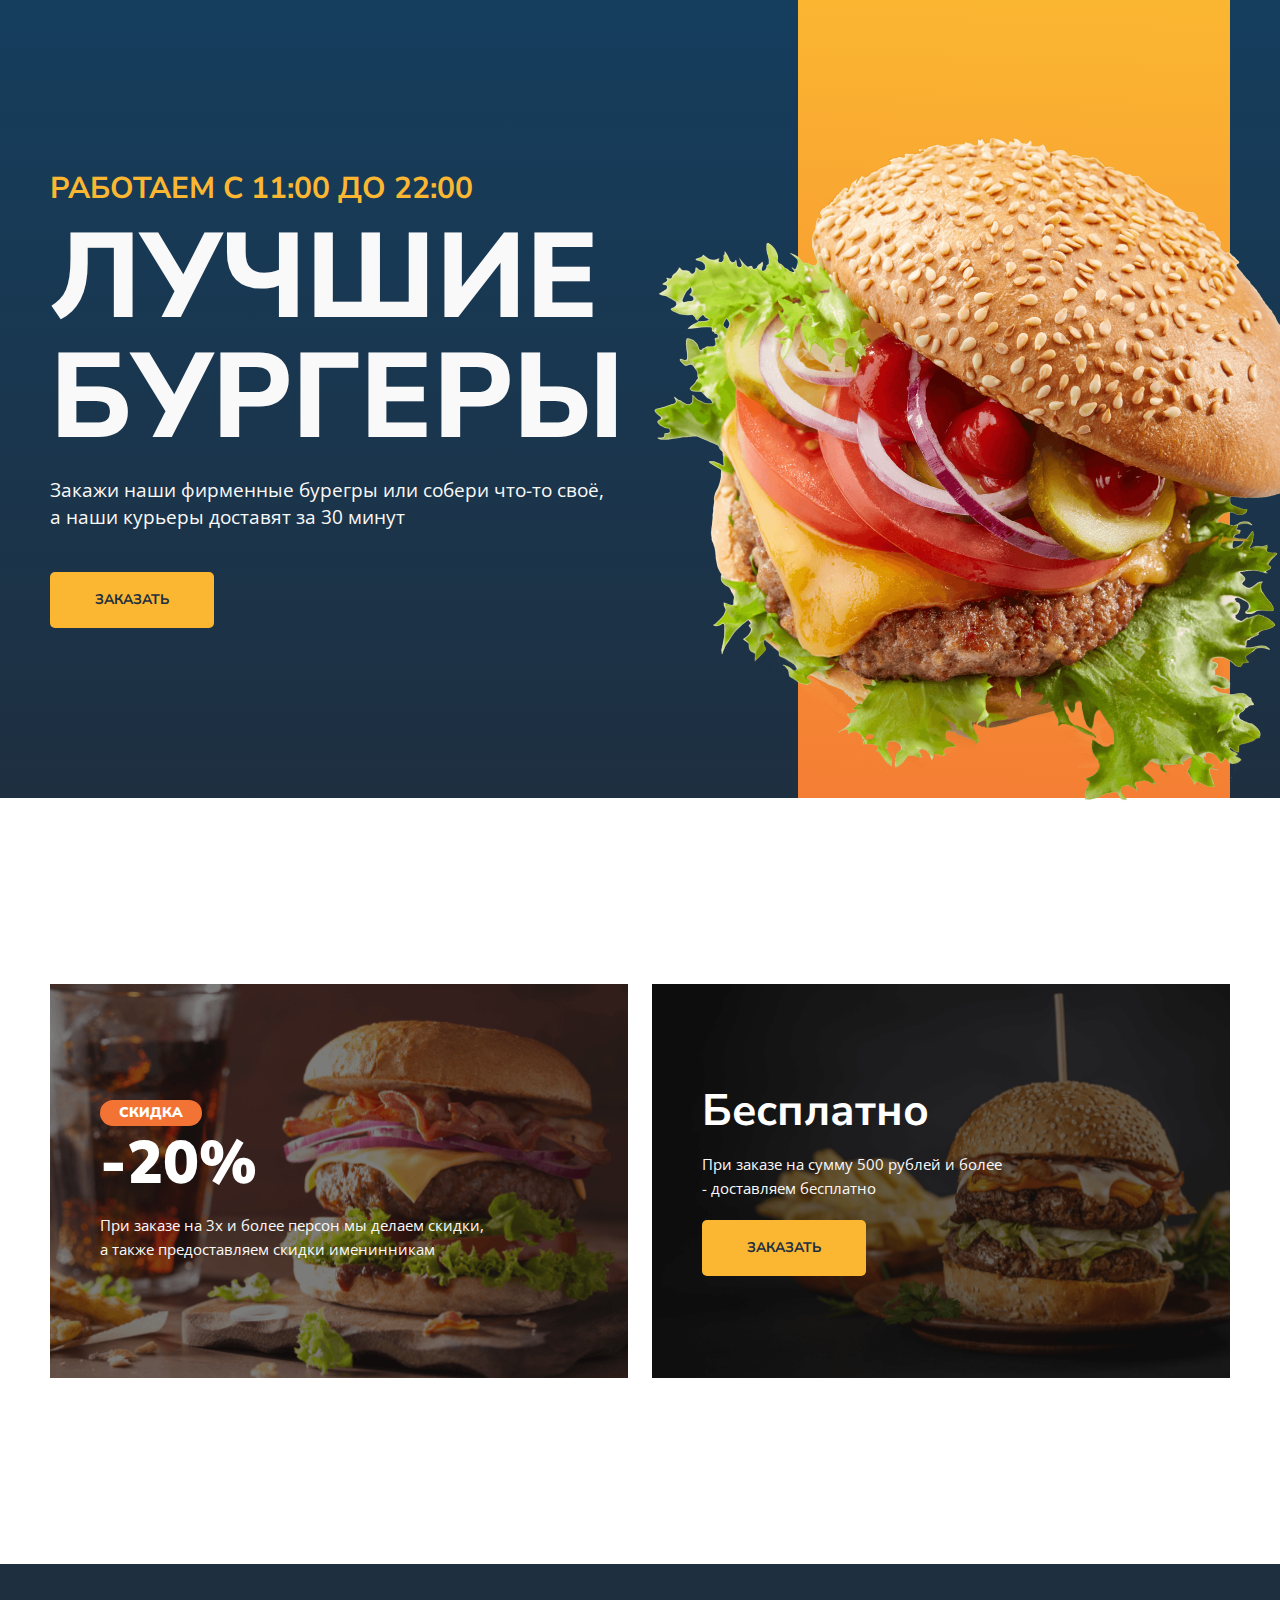
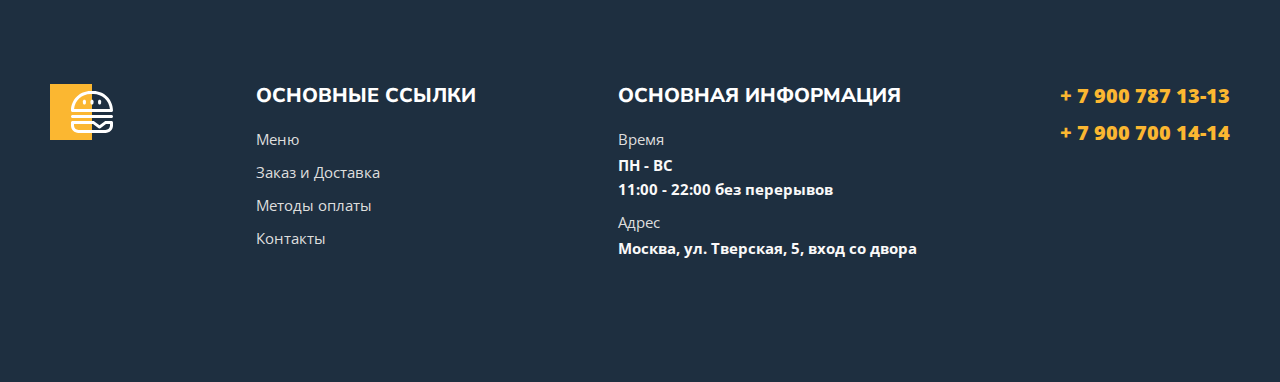
<file: index.html>
<!DOCTYPE html>
<html lang="ru">
<head>
    <meta charset="UTF-8">
    <meta http-equiv="X-UA-Compatible" content="IE=edge">
    <meta name="viewport" content="width=device-width, initial-scale=1.0">
    <title>Burgers</title>
    <link rel="preconnect" href="https://fonts.googleapis.com">
    <link rel="preconnect" href="https://fonts.gstatic.com" crossorigin>
    <link href="https://fonts.googleapis.com/css2?family=Nunito+Sans:opsz,wght@6..12,600;6..12,700;6..12,800;6..12,900&family=Open+Sans:wght@400;600;700&display=swap" rel="stylesheet">
    <link rel="stylesheet" href="styles/normalize.css">
    <link rel="stylesheet" href="styles/main.css">
    <link rel="icon" type="image/png" sizes="192x192" href="images/favicon/android-chrome-192x192.png">
    <link rel="icon" type="image/png" sizes="512x512" href="images/favicon/android-chrome-512x512.png">
    <link rel="icon" sizes="16x16" href="images/favicon/favicon.ico">
    <link rel="apple-touch-icon" sizes="180x180" href="images/favicon/apple-touch-icon.png">
    <link rel="icon" type="image/png" sizes="32x32" href="images/favicon/favicon-32x32.png">
    <link rel="icon" type="image/png" sizes="16x16" href="images/favicon/favicon-16x16.png">
    <link rel="mask-icon" href="images/favicon/safari-pinned-tab.svg" color="#5bbad5">
    <meta name="msapplication-TileColor" content="#da532c">
    <meta name="theme-color" content="#ffffff">
</head>
<body>
    <div class="main">
        <div class="wrapper">
            <div class="content">
                <h1 class="content-title">
                    <span>работаем с 11:00 до 22:00</span>
                    лучшие бургеры
                </h1>
                <p class="content-text">Закажи наши фирменные бурегры или собери что-то своё, а&nbsp;наши курьеры доставят за&nbsp;30&nbsp;минут</p>
                <a class="content-link" href="menu.html">заказать</a>
            </div>
            <div class="visual">
                <div class="visual-bg"></div>
                <img src="images/burger.png" alt="Burger">
            </div>
        </div>
    </div>
    <div class="promo">
        <div class="wrapper">
            <div class="promo-left">
                <p class="sale">Скидка</p>
                <p class="cost">-20%</p>
                <p class="promo-description">При заказе на 3х и более персон мы делаем скидки, а также предоставляем скидки именинникам</p>
            </div>
            <div class="promo-right">
                <p class="free">Бесплатно</p>
                <p class="promo-description">При заказе на сумму 500 рублей и более - доставляем бесплатно</p>
                <a href="menu.html">заказать</a>
            </div>
        </div>
    </div>
    <footer class="footer">
        <div class="container">
            <div class="footer-box">
                <div class="footer-item">
                    <img class="footer-logo" src="images/logo-footer.svg" alt="Logo">
                </div>
                <div class="footer-item">
                    <h2 class="footer-title">основные ссылки</h2>
                    <ul class="footer-list">
                        <li><a class="footer-link" href="menu.html">Меню</a></li>
                        <li><a class="footer-link" href="#">Заказ и Доставка</a></li>
                        <li><a class="footer-link" href="#">Методы оплаты</a></li>
                        <li><a class="footer-link" href="#">Контакты</a></li>
                    </ul>
                </div>
                <div class="footer-item">
                    <h2 class="footer-title">основная информация</h2>
                    <ul class="footer-list">
                        <li>
                            <span>Время</span>
                            ПН - ВС <br>
                            11:00 - 22:00 без перерывов
                        </li>
                        <li>
                            <span>Адрес</span>
                            Москва, ул. Тверская, 5, вход со двора
                        </li>
                    </ul>
                </div>
                <div class="footer-tel">
                    <ul class="footer-list footer-list-tel">
                        <li>
                           <a class="footer-link" href="tel:+79007871313">+ 7 900 787 13-13</a> 
                        </li>
                        <li>
                           <a class="footer-link" href="tel:+79007871414">+ 7 900 700 14-14</a> 
                        </li>
                    </ul>
                </div>
            </div>
        </div>
    </footer>
</body>
</html>
</file>
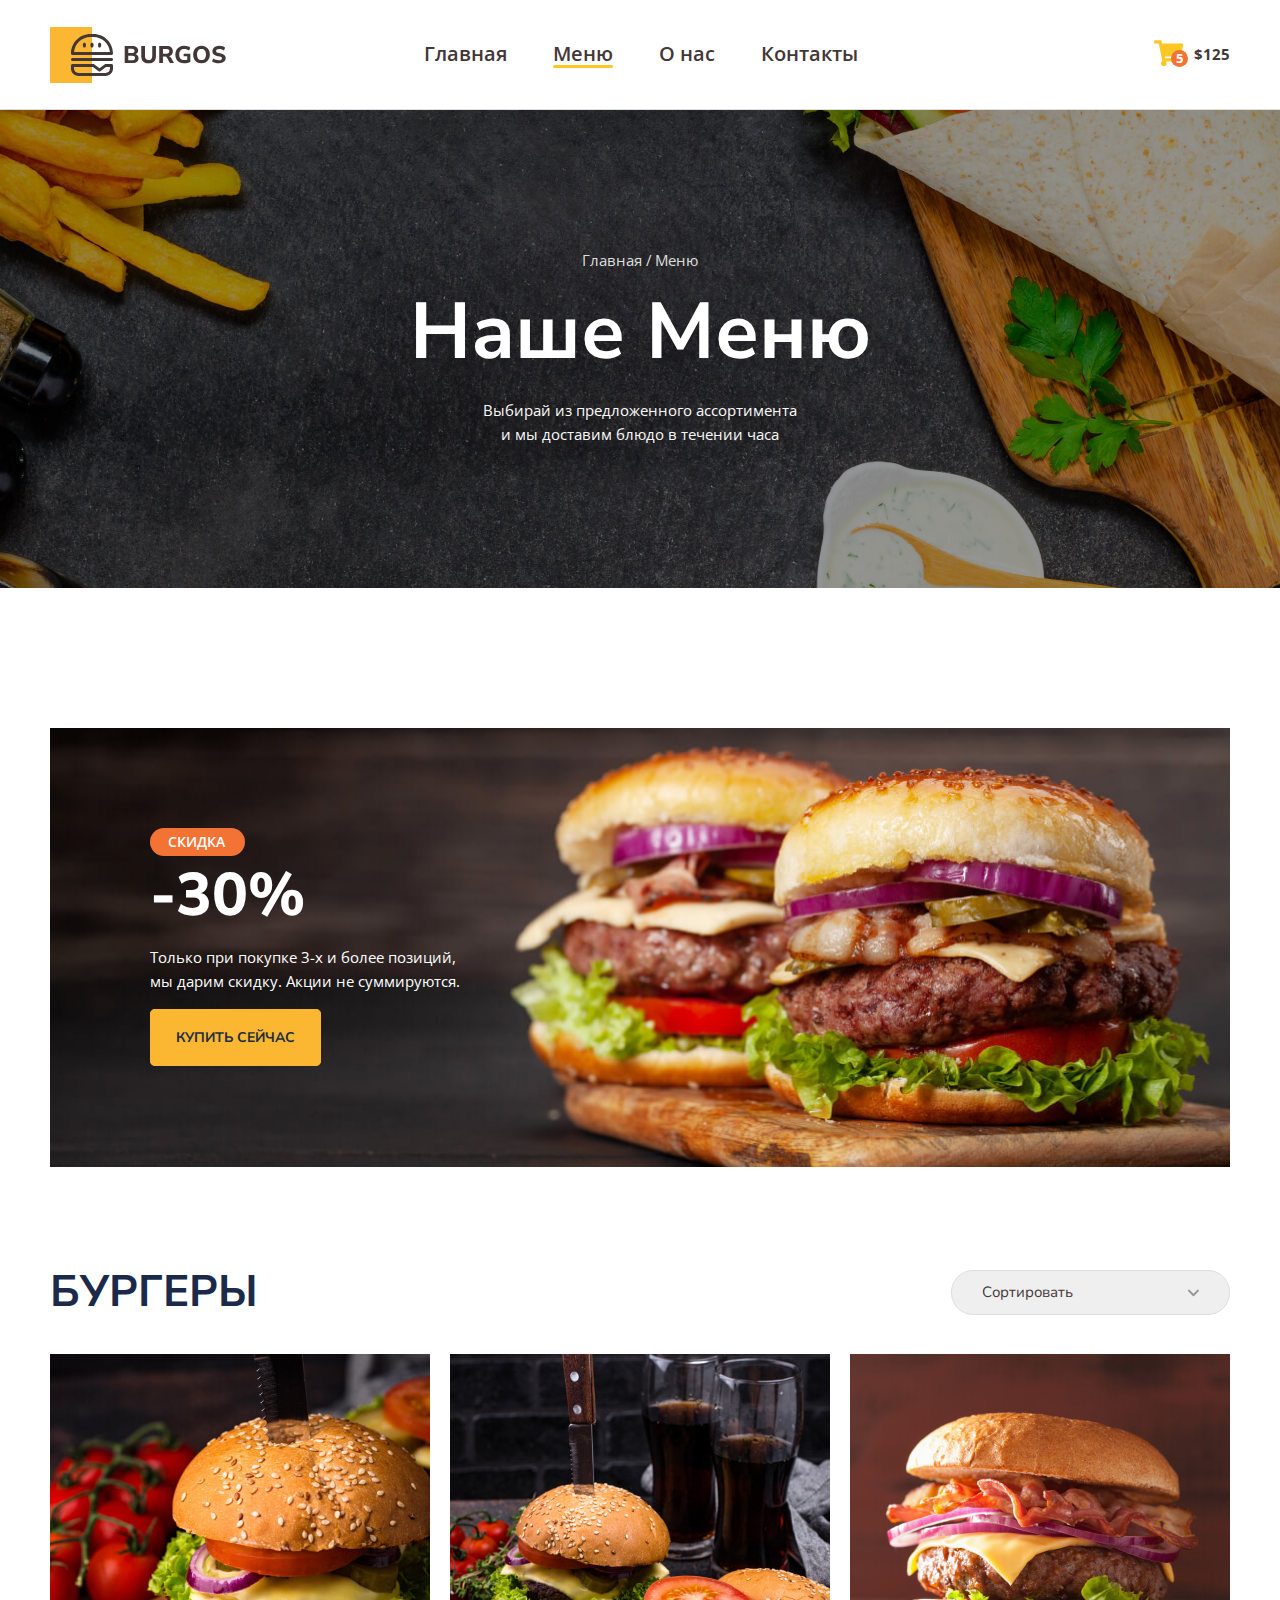
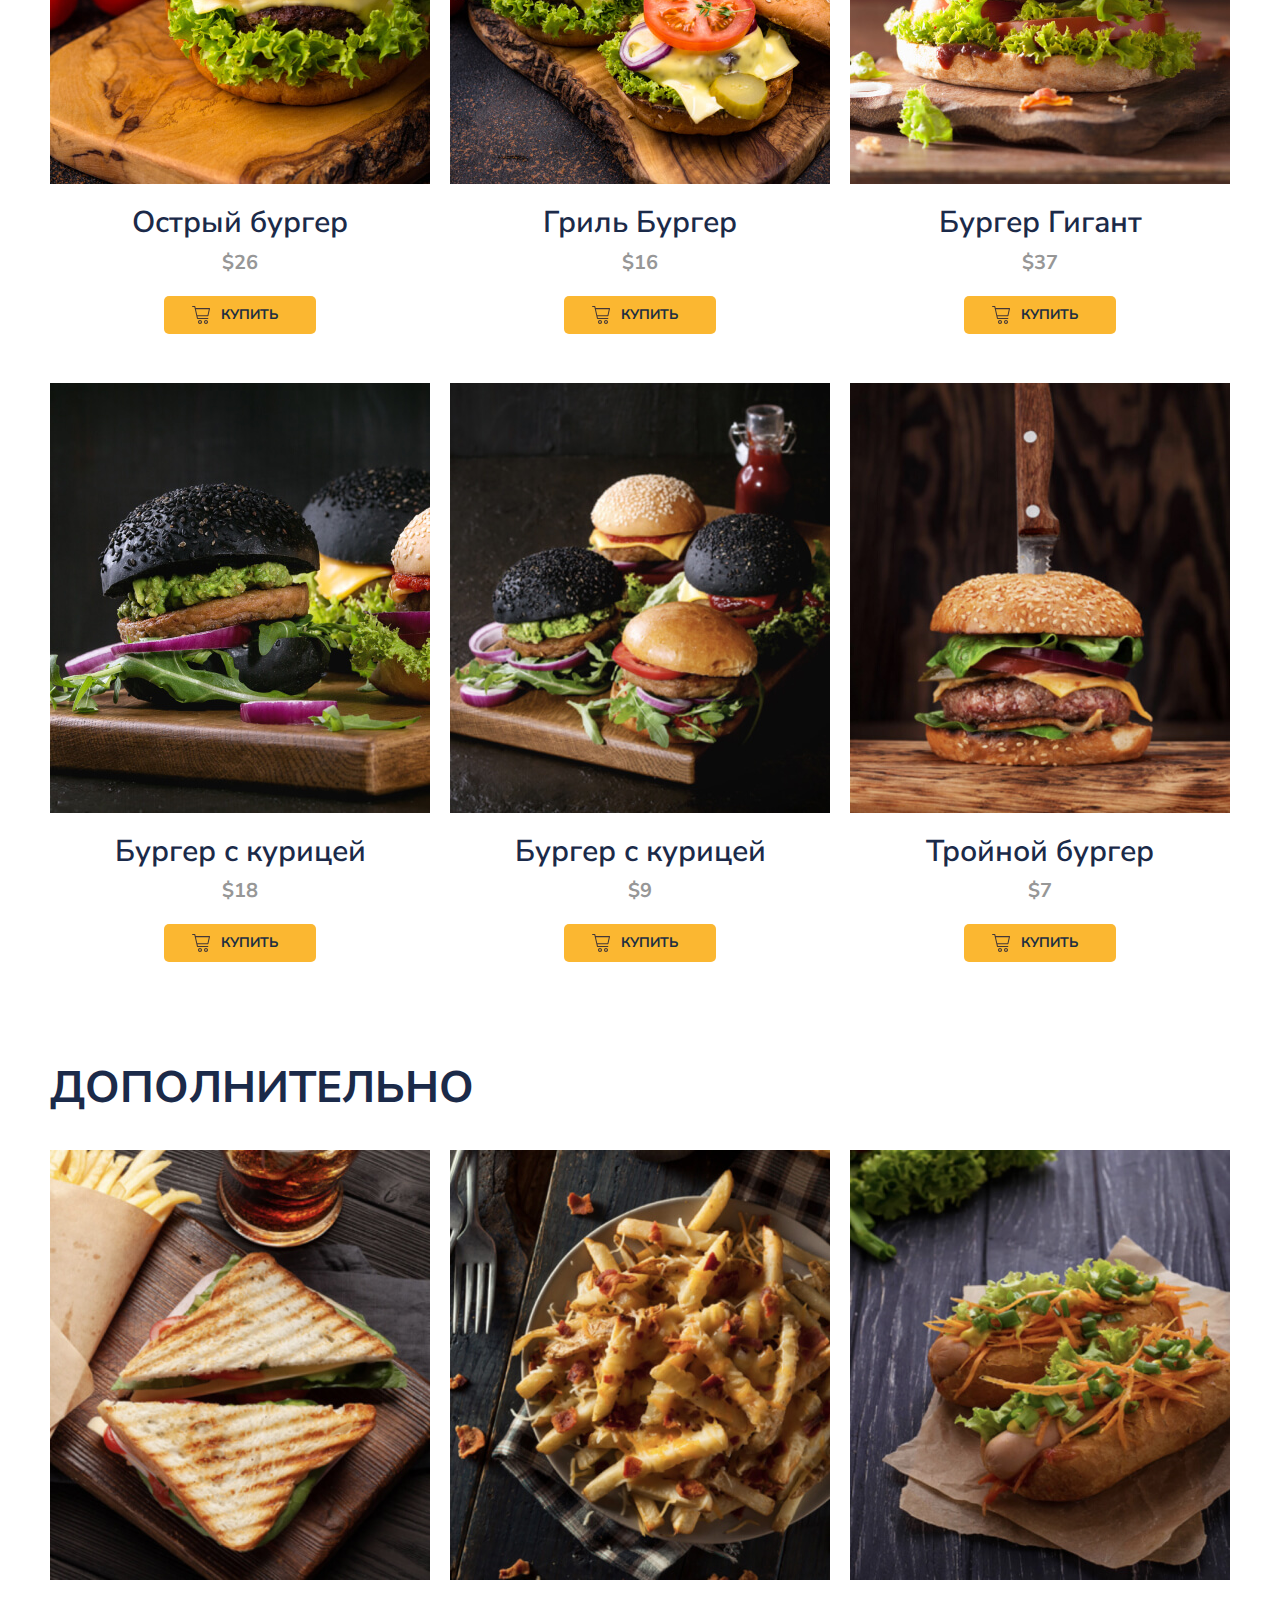
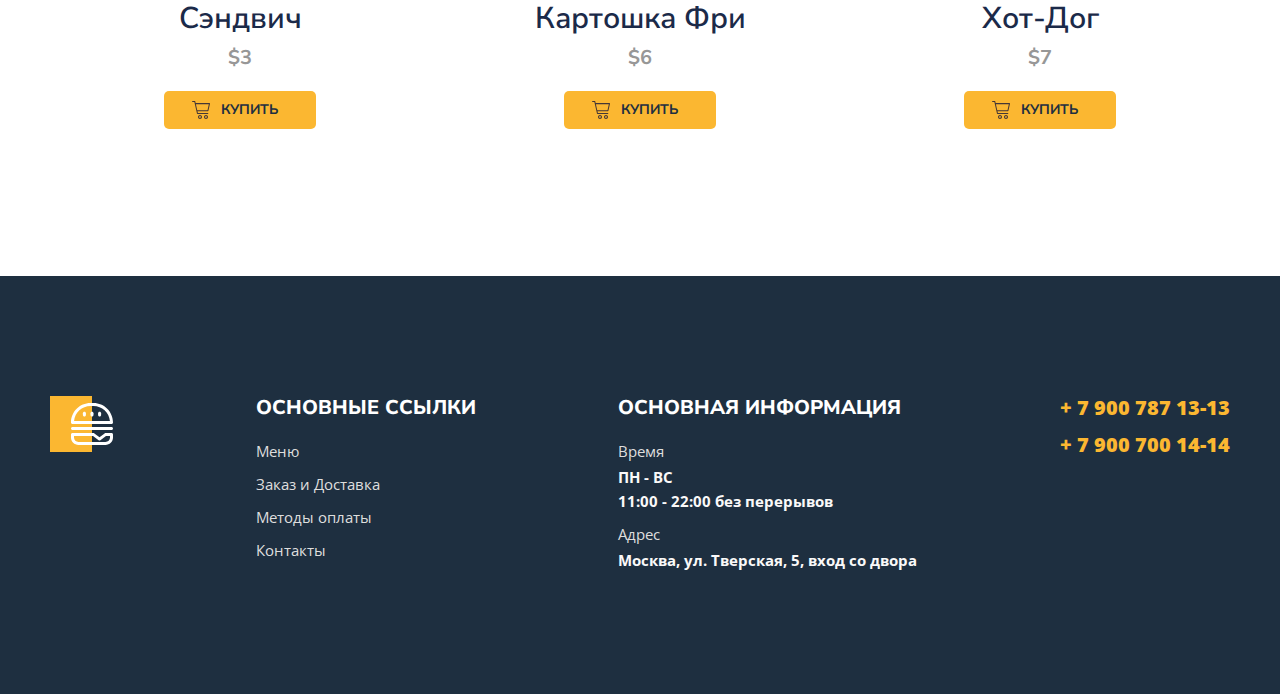
<file: menu.html>
<!DOCTYPE html>
<html lang="ru">
<head>
    <meta charset="UTF-8">
    <meta name="viewport" content="width=device-width, initial-scale=1.0">
    <title>Burger</title>
    <link rel="preconnect" href="https://fonts.googleapis.com">
    <link rel="preconnect" href="https://fonts.gstatic.com" crossorigin>
    <link href="https://fonts.googleapis.com/css2?family=Nunito+Sans:opsz,wght@6..12,600;6..12,700;6..12,800;6..12,900&family=Open+Sans:wght@400;600;700&display=swap" rel="stylesheet">
    <link rel="stylesheet" href="styles/normalize.css">
    <link rel="stylesheet" href="styles/main.css"> 
    <link rel="icon" type="image/png" sizes="192x192" href="images/favicon/android-chrome-192x192.png">
    <link rel="icon" type="image/png" sizes="512x512" href="images/favicon/android-chrome-512x512.png">
    <link rel="icon" sizes="16x16" href="images/favicon/favicon.ico">
    <link rel="apple-touch-icon" sizes="180x180" href="images/favicon/apple-touch-icon.png">
    <link rel="icon" type="image/png" sizes="32x32" href="images/favicon/favicon-32x32.png">
    <link rel="icon" type="image/png" sizes="16x16" href="images/favicon/favicon-16x16.png">
    <link rel="mask-icon" href="images/favicon/safari-pinned-tab.svg" color="#5bbad5">
    <meta name="msapplication-TileColor" content="#da532c">
    <meta name="theme-color" content="#ffffff">
</head>
<body>
    <header id="headerTop">
        <div class="container">
            <div class="header">
                <div class="header-burger">
                    <button class="burger" onclick="openModal()"></button>
                </div>
                <div class="header-item">
                    <a href="index.html" class="header-logo"></a>
                    <nav>
                        <ul class="header-nav">
                            <li><a href="index.html">Главная</a></li>
                            <li><a href="" class="active">Меню</a></li>
                            <li><a href="#">О нас</a></li>
                            <li><a href="#">Контакты</a></li>
                        </ul>
                    </nav>
                </div>
                <button type="button" class="button">
                    <span class="button-item">
                        <img src="images/cart.svg" alt="Корзина">
                        <span class="button-count">5</span>
                    </span>
                    <span class="button-text">$125</span>
                </button>
            </div>
        </div>
    </header>
    <div class="bg">
        <div class="container">
            <ul class="breadcrumbs">
                <li><a href="index.html">Главная</a></li>
                <li><a href="menu.html">Меню</a></li>
            </ul>
            <h1 class="title">Наше Меню</h1>
            <p class="description">Выбирай из предложенного ассортимента и мы доставим блюдо в течении часа</p>
        </div>
    </div>
    <main>
        <div class="banner">
            <div class="container">
                <div class="banner-box">
                    <h2 class="banner-title">
                        <span>скидка</span>
                        -30%
                    </h2>
                    <p class="banner-text">
                        Только при покупке 3-х и более позиций, мы дарим скидку. Акции не суммируются.
                    </p>
                    <a href="#menuBurger" class="banner-link">купить сейчас</a>
                </div>
            </div>
        </div>
        <section class="menu" id="menuBurger">
            <div class="container">
                <div class="menu-header">
                    <h2 class="menu-title">
                        Бургеры
                    </h2>
                    <select class="menu-select">
                        <option value="">Сортировать</option>
                        <option value="up">По возрастнаию</option>
                        <option value="down">По убыванию</option>
                    </select>
                </div>
                <div class="menu-grid">
                    <div class="menu-grid-item">
                        <div class="menu-grid-cover">
                            <img src="images/menu/01.jpg" alt="Острый бургер">
                        </div>
                        <p class="menu-grid-title">Острый бургер</p>
                        <p class="menu-grid-price">$26</p>
                        <button type="button" class="menu-grid-btn">
                            <span class="menu-grid-icon"></span>
                            <span class="menu-grid-text">купить</span>
                        </button>
                    </div>
                    <div class="menu-grid-item">
                        <div class="menu-grid-cover">
                            <img src="images/menu/02.jpg" alt="Гриль Бургер">
                        </div>
                        <p class="menu-grid-title">Гриль Бургер</p>
                        <p class="menu-grid-price">$16</p>
                        <button type="button" class="menu-grid-btn">
                            <span class="menu-grid-icon"></span>
                            <span class="menu-grid-text">купить</span>
                        </button>
                    </div>
                    <div class="menu-grid-item">
                        <div class="menu-grid-cover">
                            <img src="images/menu/03.jpg" alt="Бургер Гигант">
                        </div>
                        <p class="menu-grid-title">Бургер Гигант</p>
                        <p class="menu-grid-price">$37</p>
                        <button type="button" class="menu-grid-btn">
                            <span class="menu-grid-icon"></span>
                            <span class="menu-grid-text">купить</span>
                        </button>
                    </div>
                    <div class="menu-grid-item">
                        <div class="menu-grid-cover">
                            <img src="images/menu/04.jpg" alt="Бургер с курицей">
                        </div>
                        <p class="menu-grid-title">Бургер с курицей</p>
                        <p class="menu-grid-price">$18</p>
                        <button type="button" class="menu-grid-btn">
                            <span class="menu-grid-icon"></span>
                            <span class="menu-grid-text">купить</span>
                        </button>
                    </div>
                    <div class="menu-grid-item">
                        <div class="menu-grid-cover">
                            <img src="images/menu/05.jpg" alt="Бургер с курицей">
                        </div>
                        <p class="menu-grid-title">Бургер с курицей</p>
                        <p class="menu-grid-price">$9</p>
                        <button type="button" class="menu-grid-btn">
                            <span class="menu-grid-icon"></span>
                            <span class="menu-grid-text">купить</span>
                        </button>
                    </div>
                    <div class="menu-grid-item">
                        <div class="menu-grid-cover">
                            <img src="images/menu/06.jpg" alt="Тройной бургер">
                        </div>
                        <p class="menu-grid-title">Тройной бургер</p>
                        <p class="menu-grid-price">$7</p>
                        <button type="button" class="menu-grid-btn">
                            <span class="menu-grid-icon"></span>
                            <span class="menu-grid-text">купить</span>
                        </button>
                    </div>
                </div>
            </div>
        </section>
        <section class="menu menu-add">
            <div class="container">
                <div class="menu-header">
                    <h2 class="menu-title">
                        Дополнительно
                    </h2>
                </div>
                <div class="menu-grid scroll">
                    <div class="menu-grid-item">
                        <div class="menu-grid-cover">
                            <img src="images/menu/07.jpg" alt="Сэндвич">
                        </div>
                        <p class="menu-grid-title">Сэндвич</p>
                        <p class="menu-grid-price">$3</p>
                        <button type="button" class="menu-grid-btn">
                            <span class="menu-grid-icon"></span>
                            <span class="menu-grid-text">купить</span>
                        </button>
                    </div>
                    <div class="menu-grid-item">
                        <div class="menu-grid-cover">
                            <img src="images/menu/08.jpg" alt="Картошка Фри">
                        </div>
                        <p class="menu-grid-title">Картошка Фри</p>
                        <p class="menu-grid-price">$6</p>
                        <button type="button" class="menu-grid-btn">
                            <span class="menu-grid-icon"></span>
                            <span class="menu-grid-text">купить</span>
                        </button>
                    </div>
                    <div class="menu-grid-item">
                        <div class="menu-grid-cover">
                            <img src="images/menu/09.jpg" alt="Хот-Дог">
                        </div>
                        <p class="menu-grid-title">Хот-Дог</p>
                        <p class="menu-grid-price">$7</p>
                        <button type="button" class="menu-grid-btn">
                            <span class="menu-grid-icon"></span>
                            <span class="menu-grid-text">купить</span>
                        </button>
                    </div>
                </div>
            </div>
        </section>
    </main>
    <footer class="footer">
        <div class="container">
            <div class="footer-box">
                <div class="footer-item">
                    <img class="footer-logo" src="images/logo-footer.svg" alt="Logo">
                </div>
                <div class="footer-item">
                    <h2 class="footer-title">основные ссылки</h2>
                    <ul class="footer-list">
                        <li><a class="footer-link" href="menu.html">Меню</a></li>
                        <li><a class="footer-link" href="">Заказ и Доставка</a></li>
                        <li><a class="footer-link" href="">Методы оплаты</a></li>
                        <li><a class="footer-link" href="">Контакты</a></li>
                    </ul>
                </div>
                <div class="footer-item">
                    <h2 class="footer-title">основная информация</h2>
                    <ul class="footer-list">
                        <li>
                            <span>Время</span>
                            ПН - ВС <br>
                            11:00 - 22:00 без перерывов
                        </li>
                        <li>
                            <span>Адрес</span>
                            Москва, ул. Тверская, 5, вход со двора
                        </li>
                    </ul>
                </div>
                <div class="footer-tel">
                    <ul class="footer-list footer-list-tel">
                        <li>
                           <a class="footer-link" href="tel:+79007871313">+ 7 900 787 13-13</a> 
                        </li>
                        <li>
                           <a class="footer-link" href="tel:+79007871414">+ 7 900 700 14-14</a> 
                        </li>
                    </ul>
                </div>
            </div>
        </div>
    </footer>
    <a href="#headerTop" class="button-up hidden" id="btnUp">Наверх</a>
    <div class="modal" id="modal">
        <ul class="header-nav">
            <li><a href="index.html">Главная</a></li>
            <li><a href="" class="active">Меню</a></li>
            <li><a href="#">О нас</a></li>
            <li><a href="#">Контакты</a></li>
        </ul>
        <button class="burger-close" onclick="closeModal()"></button>
    </div>
    <script>
        // Smooth Scroll
      
       const links = document.querySelectorAll(".banner-link");

        for (const link of links) {
            link.addEventListener("click", clickHandler);
        }

        function clickHandler(e) {
            e.preventDefault();
            const href = this.getAttribute("href");

            document.querySelector(href).scrollIntoView({
                behavior: "smooth"
            });
        }

        // Button Up

        window.onscroll = function(){scrollFunction()};

        const upbuttons = document.querySelectorAll(".button-up");

        for (const upbutton of upbuttons) {
            upbutton.addEventListener("click", clickHandler);
        }

        function clickHandler(e) {
            e.preventDefault();
            const href = this.getAttribute("href");

            document.querySelector(href).scrollIntoView({
                behavior: "smooth"
            });
        }

        function scrollFunction(){
            if ( document.body.scrollTop > 1000 || document.documentElement.scrollTop > 1000){
                document.getElementById('btnUp').className = 'button-up visible';
            } else {
                document.getElementById('btnUp').className = 'button-up hidden';
            }
        }

        //Menu

        function openModal() {
           document.getElementById("modal").style.top = "0px";
        }

        function closeModal() {
            document.getElementById("modal").style.top = "-400px";
        }
    </script>
</body>
</html>
</file>
<file: styles/main.css>
body {
    font-family: 'Nunito Sans', sans-serif;
}

.container {
    max-width: 1180px;
    margin: 0 auto;
    padding: 0 15px;
}
header {
    border-bottom: 1px solid #DEDEDE;
}
.header {
    font-family: 'Open Sans', sans-serif;
    display: flex;
    justify-content: space-between;
    align-items: center;
    padding-top: 26px;
    padding-bottom: 25px;    
}
.header-item {
    display: flex;
    align-items: center;
    justify-content: space-between;
    flex-basis: 68.5%;
}

.header-logo {
    display: block;
    background-image: url(../images/logo.svg);
    width: 176px;
    height: 56px;
    background-repeat: no-repeat;
    background-size: cover;
}

.header-nav {
    list-style-type: none;
    display: flex;
    padding-left: 0;
    gap: 46px;
}

.header-nav a {
    font-weight: 600;
    font-size: 20px;
    color: #443737;
    text-decoration: none;
    cursor: pointer;
    transition: 0.2s;
}
.header-nav a:hover {
    color: #FFC725;
}

.header-nav a::after {
    content: '';
    width: 100%;
    height: 3px;
    border-radius: 1.5px;
    background-color: transparent;
    display: block;
}

.header-nav a.active::after {
    background-color: #FFC725;
}

.button {
    display: flex;
    align-items: center;
    background-color: transparent;
    border: none;
    padding: 0;
    gap: 10px;
    cursor: pointer;
}
.button-item {
    position: relative;
}
.button-count {
    font-weight: 700;
    font-size: 13px;
    color: #FFFFFF;
    background-color: #F37335;
    border-radius: 100%;
    position: absolute;
    width: 17px;
    height: 17px;
    text-align: center;
    line-height: 1.3;
    bottom: 3px;
    right: -4px;
}
.button-text {
    color: #443737;
    font-weight: 700;
    font-size: 15px;
}

.bg {
    text-align: center;
    color: #FFFFFF;
    background-image: url(../images/bg.jpg);
    background-repeat: no-repeat;
    background-size: cover;
    background-position: center center;
    padding: 142px 0;
    margin-bottom: 140px;
}
.breadcrumbs {
    padding-left: 0;
    margin-top: 0;
    list-style-type: none;
    display: flex;
    justify-content: center;
    gap: 7px;
}
.breadcrumbs a {
    color: #DEDEDE;
    font-size: 15px;
    font-family: 'Open Sans', sans-serif;
    text-decoration: none;
    cursor: pointer;
    transition: 0.2s;
}
.breadcrumbs a:hover {
    color: #FFC725;
}
.breadcrumbs a::before {
    content: "/";
    position: relative;
    left: -3px;
    pointer-events: none;
}
.breadcrumbs a:hover::before {
    color: #DEDEDE;
}
.breadcrumbs li:first-child a::before {
    display: none;
}
.title {
    font-size: 79px;
    font-weight: 700;
    margin-bottom: 20px;
    margin-top: 17px;
}
.description {
    font-family: 'Open Sans', sans-serif;
    font-size: 15px;
    line-height: 1.6;
    color: #FAF9F9;
    max-width: 320px;
    margin: 0 auto;
}
.banner-box {
    background-image: url(../images/banner.jpg);
    background-repeat: no-repeat;
    background-size: cover;
    background-position: 0 center;
    padding: 100px 100px 120px 100px;
    box-sizing: border-box;
    color: #FFFFFF;
}
.banner-title {
    margin: 0;
    font-size: 60px;
    font-weight: 800;
}
.banner-title span {
    font-family: 'Open Sans', sans-serif;
    background-color: #F37335;
    font-size: 14px;
    font-weight: 600;
    padding: 6px 3px 6px 0px;
    border-radius: 14px;
    width: 95px;
    display: block;
    text-transform: uppercase; 
    text-align: center;
    margin-bottom: 5px;
    box-sizing: border-box;
}
.banner-text {
    font-family: 'Open Sans', sans-serif;
    width: 310px;
    font-size: 15px;
    line-height: 1.6;
    margin-bottom: 35px;
}
.banner-link {
    font-size: 14px;
    padding: 18px 25px;
    text-decoration: none;
    text-transform: uppercase;
    background-color: #FBB731;
    color: #1E2F40;
    border-radius: 5px;
    font-weight: 700;
    cursor: pointer;
    border: 1px solid #FBB731;
    transition: 0.2s;
}
.banner-link:hover {
    background-color: transparent;
    color: #FBB731;
}
.menu {
    margin-top: 44px;
    padding-top: 20px;
}
.menu-add {
    height: 710px;
    overflow: hidden;
}
.menu-header {
    display: flex;
    align-items: center;
    justify-content: space-between;
}
.menu-title {
    font-size: 44px;
    font-weight: 700;
    text-transform: uppercase;
    color: #1B2A49;
}
.menu-select {
    border: 1px solid #DEDEDE;
    padding: 13px 30px;
    border-radius: 22px;
    color: #443737;
    font-size: 15px;
    -webkit-appearance: none;
       -moz-appearance: none;
            appearance: none;
    flex-basis: 279px;
    background-image: url(../images/arrow.svg);
    background-size: 12.79px 7.75px;
    background-repeat: no-repeat;
    background-position: 89% center;
    cursor: pointer;
}
.menu-grid {
    display: grid;
    grid-template-columns: repeat(3, 1fr);
    gap: 49px 20px;
}
.menu-grid-item {
    display: flex;
    flex-direction: column;
    align-items: center;
}
.menu-grid-cover {
    width: 100%;
    height: 430px;
    position: relative;
    overflow: hidden;
}
.menu-grid-cover img {
    width: 100%;
    height: 430px;
    position: absolute;
    left: 50%;
    top: 50%;
    transform: translate(-50%, -50%);
    -o-object-fit: cover;
       object-fit: cover;
}
.menu-grid-title {
    color: #1B2A49;
    font-size: 30px;
    font-weight: 600;
    margin: 22px 0 0 0;
}
.menu-grid-price {
    color: #979797;
    font-size: 20px;
    font-weight: 700;
    margin: 10px 0 0 0;
}
.menu-grid-btn {
    display: flex;
    align-items: center;
    gap: 11px;
    background-color: #FBB731;
    border-radius: 5px;
    border: 0;
    outline: 0;
    box-sizing: border-box;
    padding: 10px 34px 10px 28px;
    margin: 22px 0 0 0;
    width: 152px;
    cursor: pointer;
    transition: 0.2s;
}
.menu-grid-btn:hover {
    background-color: #F37335;
}
.menu-grid-icon {
    background-image: url(../images/menu-cart.svg);
    background-position: center center;
    background-repeat: no-repeat;
    width: 18px;
    height: 18px;
}
.menu-grid-text {
    color: #1E2F40;
    font-size: 14px;
    font-weight: 700;
    text-transform: uppercase;
}

.footer {
    background: #1E2F40;
    color: #fff;
    padding-top: 120px;
    padding-bottom: 106px;
    margin-top: 140px;
}
.footer-box {
    display: flex;
    justify-content: space-between;
}

.footer-logo {
    width: 63px;
    height: 56px;
}
.footer-item {
    flex: 0 0 auto;
}
.footer-title {
    font-size: 20px;
    font-weight: 800;
    text-transform: uppercase;
    margin: 0;
}
.footer-list {
    padding-left: 0;
    list-style-type: none;
    margin-top: 20px;
}
.footer-list li {
    margin-bottom: 9px;
    font-family: 'Open Sans', sans-serif;
    font-size: 15px;
    color: #FAF9F9;
    font-weight: 700;
    line-height: 24px;
}
.footer-link {
    color: #DEDEDE;
    text-decoration: none;
    font-weight: 400;
    cursor: pointer;
    transition: 0.2s;
}
.footer-link:hover {
    color: #FBB731;
}
.footer-item span {
    color: #DEDEDE;
    display: block;
    font-weight: 400;
    margin-bottom: 2px;
}
.footer-list-tel {
    margin-top: 0px;
}
.footer-list-tel .footer-link {
    font-size: 20px;
    color: #FBB731;
    font-weight: 900;
}
.footer-list-tel .footer-link:hover {
    color: #DEDEDE;
}
.footer-list-tel li {
    margin-bottom: 12px;
}

.button-up {
    background-color: #FBB731;
    color: #1E2F40;
    font-size: 14px;
    font-weight: 700;
    text-transform: uppercase;
    text-decoration: none;
    padding: 5px 20px;
    position: fixed;
    bottom: 20px;
    right: 20px;
    border-radius: 5px;
    transition: 0.6s;
}
.button-up:hover {
    background-color: #F37335;
}
.button-up.hidden {
    opacity: 0;
}
.button-up.visible {
    opacity: 1;
}
/* Style index.html */

.main {
    background: linear-gradient(180deg, #0C4C7B -100%, #1E2F40 100%);
}
.wrapper {
    max-width: 1180px;
    margin: 0 auto;
    display: flex;
    justify-content: space-between;
}
.content {
    color: #FAF9F9;
    flex: 0 0 580px;
    padding-top: 170px;
    padding-bottom: 170px;
}
.content-title {
    font-size: 120px;
    font-weight: 800;
    text-transform: uppercase;
    line-height: 120px;
    margin-bottom: 0;
    margin-top: 0;
}
.content-title span {
    color: #FBB731;
    font-size: 30px;
    font-weight: 700;
    line-height: 38px;
    display: block;
    margin-bottom: 10px;
}
.content-text {
    font-family: 'Open Sans', sans-serif;
    font-size: 19px;
    line-height: 1.4;
    margin-bottom: 42px;
}
.content-link,
.promo a {
    color: #1E2F40;
    background-color: #FBB731;
    border-radius: 5px;
    text-decoration: none;
    padding: 20px 45px;
    display: inline-block;
    text-transform: uppercase;
    font-size: 14px;
    font-weight: 700;
}
.visual {
    flex-grow: 1;
    display: flex;
    justify-content: flex-end;
    position: relative;
}
.visual-bg {
    width: 432px;
    height: 100%;
    background: linear-gradient(2.42deg, #F37335 -19.6%, #FBB731 100.79%, #FDC830 100.79%);
}
.main img {
    width: 829px;
    position: absolute;
    right: -168px;
}
.promo {
    padding-top: 186px;
    padding-bottom: 46px;
}
.promo-left,
.promo-right {
    flex: 0 0 49%;
    color: #fff;
    box-sizing: border-box;
    background-repeat: no-repeat;
    background-size: cover;
    background-position: center;
}
.promo-left {
    background-image: url(../images/promo-left.png);
    padding: 116px 50px;
}
.promo-right {
    background-image: url(../images/promo-right.png);
    padding: 102px 50px;
}
.sale {
    font-size: 14px;
    font-weight: 900;
    background: #F37335;
    padding: 5px 19px;
    border-radius: 14px;
    display: inline-block;
    text-transform: uppercase;
    margin-bottom: 3px;
    margin-top: 0;
}
.cost {
    font-size: 60px;
    font-weight: 900;
    margin-bottom: 8px;
    margin-top: 0;
}
.promo-description {
    font-family: 'Open Sans', sans-serif;
    color: #FAF9F9;
    font-size: 15px;
    line-height: 24px;
    margin-bottom: 0;
}
.promo-left .promo-description {
    max-width: 392px;
}
.promo-right .promo-description {
    max-width: 300px;
    margin-bottom: 20px;
}
.free {
    font-size: 44px;
    font-weight: 700;
    margin-bottom: 10px;
    margin-top: 0;
}

/* Modal */

.burger {
    width: 34px;
    height: 22px;
    background-image: url(../images/burger.svg);
    background-color: transparent;
    background-repeat: no-repeat;
    background-size: contain;
    border: none;
    cursor: pointer;
}

.modal {
    background-color: #FFF8DC;
    max-width: 500px;
    text-align: center;
    position: absolute;
    top: -400px;
    left: 0;
    right: 0;
    margin: 20px auto 0;
    padding: 40px 30px;
    box-sizing: border-box;
    transition: .5s;
}

.modal .header-nav {
    flex-direction: column;
    align-items: center;
    gap: 23px;
    margin: 0;
}

.burger-close {
    width: 22px;
    height: 22px;
    background-image: url(../images/close.svg);
    background-color: transparent;
    background-size: contain;
    background-repeat: no-repeat;
    border: none;
    position: absolute;
    top: 20px;
    right: 20px;
    cursor: pointer;
}

/* Responsive */

@media (min-width: 766px) {
    .header-burger {
        display: none;
    }
}

@media (max-width: 1000px) {
    .container {
        max-width: 738px;
    }
    .header-logo {
        width: 150px;
        height: 48px;
        background-size: contain;
    }
    .header-nav {
        gap: 22px;
    }
    .header-item {
        flex-basis: 75.5%;
    }
    .bg {
        margin-bottom: 72px;
    }
    .banner-box {
        background-position: -80px center;
        padding: 100px 40px 120px 40px;
    }
    .menu-grid {
        grid-template-columns: repeat(2, 1fr);
        gap: 50px 15px;
    }
    .menu-grid.scroll {
        grid-template-columns: repeat(3, 380px);
        overflow-x: scroll;
        overflow-y: hidden;
        padding-bottom: 30px;
    }
    .footer-box {
        flex-wrap: wrap;
    }
    .footer-tel {
        margin-left: 140px;
    }
}

@media (max-width: 765px) {
    nav {
        display: none;
    }
    .header {
        gap: 21px;
    }
}

@media (max-width: 567px) {
    .title {
        font-size: 38px;
    }
    
    .bg {
        margin-bottom: 34px;
    }
    .breadcrumbs {
        font-size: 14px;
    }
    .description {
        font-size: 12px;
        max-width: 280px;
    }
    .bg {
        padding: 55px 0;
    }
    .banner-box {
        background-position: 17% center;
        padding: 35px 15px 54px;
    }
    .menu-grid {
        gap: 24px 12px;
        margin-top: 13px;
    }
    .banner-text {
        width: 240px;
    }
    .menu {
        margin-top: 19px;
    }
    .menu-title {
        font-size: 27px;
    }

    .menu-grid.scroll {
        grid-template-columns: repeat(3, 1fr);
    }
    .menu-grid.scroll .menu-grid-item {
        min-width: 140px
    }
    .menu-select {
        padding: 13px 20px;
        font-size: 12px;
        flex-basis: 116px;
    }
    .menu-add {
        height: 370px;
        overflow: hidden;
    }
    .menu-grid-cover {
        height: 180px;
    }
    .menu-grid-cover img {
        height: 180px;
    }
    .menu-grid-title {
        font-size: 13px;
        margin: 11px 0 0 0;
    }
    .menu-grid-btn {
        padding: 10px;
        width: 100%;
        justify-content: center;
    }
    .menu-grid-price {
        font-size: 16px;
        margin: 6px 0 0 0;
    }
    .menu-grid-btn {
        margin: 12px 0 0 0;
    }
    .footer {
        padding-top: 62px;
        padding-bottom: 60px;
        margin-top: 61px;
    }
    .footer-box {
        flex-direction: column;
        gap: 36px;
    }
    .footer-title {
        font-size: 18px;
    }
    .footer-link {
        font-size: 15px;
    }
    .footer-tel {
        display: none;
    }

}

@media (max-width: 360px) {
    .header-logo {
        width: 116px;
        height: 37px;
    }
}

@media (max-width: 320px) {
    .banner-box {
        background-position: 25% center;
    }
}
</file>
